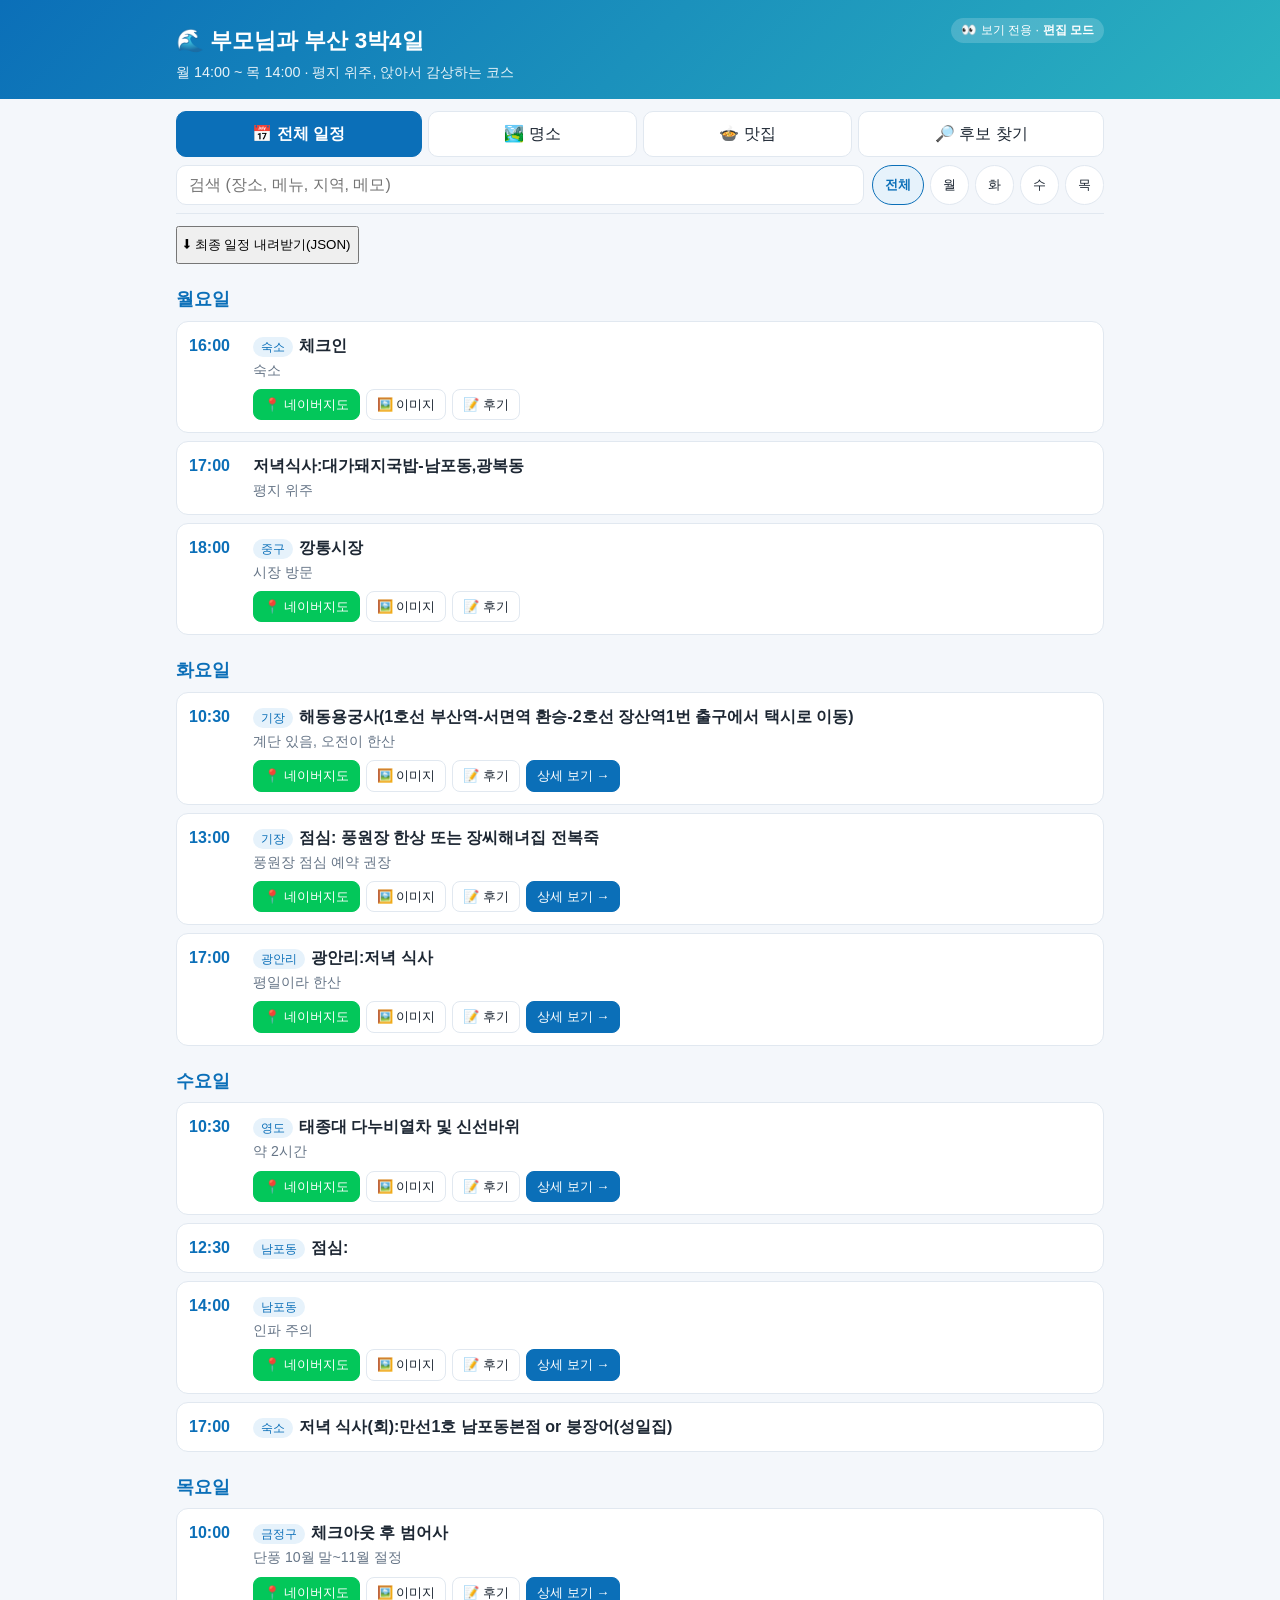
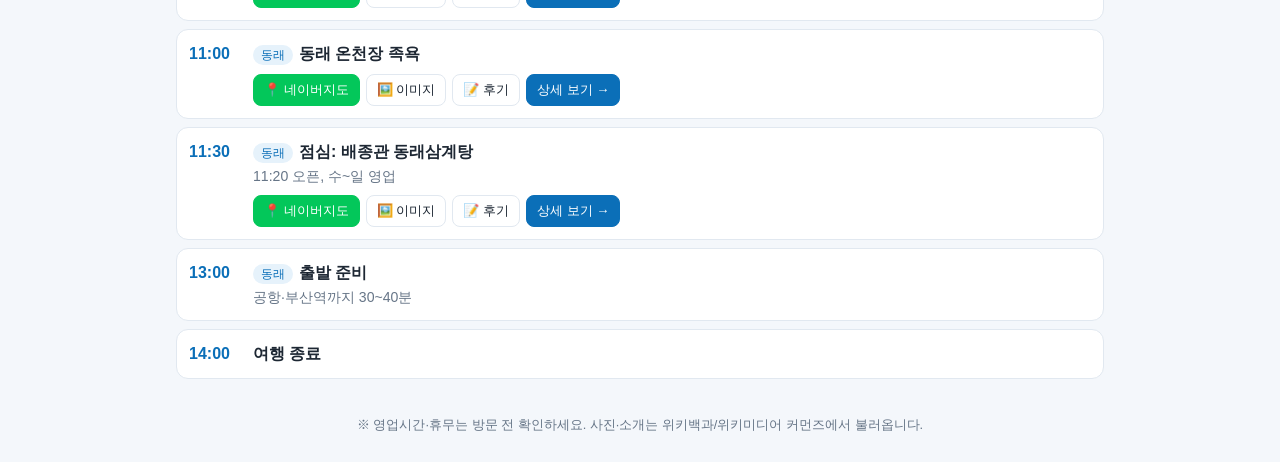
<file: index.html>
<!doctype html>
<html lang="ko">
<head>
<meta charset="utf-8">
<meta name="viewport" content="width=device-width,initial-scale=1,viewport-fit=cover">
<meta name="theme-color" content="#0b6fb8">
<title>부산 부모님 여행 3박4일</title>
<link rel="stylesheet" href="style.css">
</head>
<body>
<header><div class="wrap"><h1>🌊 부모님과 부산 3박4일</h1><p>월 14:00 ~ 목 14:00 · 평지 위주, 앉아서 감상하는 코스</p></div></header>
<div class="wrap">
 <div class="bar">
  <div class="tabs" id="tabs">
   <button class="tab" data-t="plan">📅 전체 일정</button>
   <button class="tab" data-t="spot">🏞️ 명소</button>
   <button class="tab" data-t="food">🍲 맛집</button>
   <a class="tab" href="explore.html">🔎 후보 찾기</a>
   <a class="tab" href="planner.html" id="tplan">✏️ 일정 짜기</a>
  </div>
  <div class="tools">
   <input type="search" id="q" placeholder="검색 (장소, 메뉴, 지역, 메모)">
   <div class="chips" id="days"></div>
  </div>
 </div>
 <div class="btns io" id="io"><button class="b" id="exp">⬇ 최종 일정 내려받기(JSON)</button><button class="b" id="imp">⬆ 일정 파일 불러오기</button></div>
 <main id="out"></main>
</div>
<footer>※ 영업시간·휴무는 방문 전 확인하세요. 사진·소개는 위키백과/위키미디어 커먼즈에서 불러옵니다.</footer>
<script src="data.js"></script>
<script src="common.js"></script>
<script>
if(!canEdit()){$("#tplan").hidden=true;$("#imp").hidden=true;}
const h0=new URLSearchParams(location.hash.slice(1));
const st={t:h0.get("t")||"plan",day:h0.get("d")||"전체",q:""};
const hit=a=>st.q===""||a.join(" ").toLowerCase().includes(st.q);
const dayOk=d=>st.day==="전체"||st.day===d;

function render(){
 $("#io").hidden=st.t!=="plan";
 history.replaceState(null,"","#t="+st.t+"&d="+enc(st.day));
 [...$("#tabs").children].forEach(c=>c.classList.toggle("on",c.dataset.t===st.t));
 [...$("#days").children].forEach(c=>c.classList.toggle("on",c.dataset.d===st.day));
 let h="";
 if(st.t==="plan"){
  const plan=loadPlan().sort((a,b)=>DAYS.indexOf(a[0])-DAYS.indexOf(b[0]));let n=0;
  if(isDirty())h+='<div class="note">✏️ 저장하지 않은 수정이 이 기기에 있어요. <a href="planner.html">편집·저장하기</a></div>';
  DAYS.filter(dayOk).forEach(d=>{
   const rows=plan.map((r,pi)=>({r,pi})).filter(x=>x.r[0]===d&&hit(x.r.slice(0,5)));
   if(!rows.length)return;
   h+=`<h2 class="day">${D[d]}</h2>`;
   rows.forEach(({r,pi})=>{
    n++;
    let more="";
    if(r[6]){const[t,i]=r[6].split(":");more=`<a class="b pri" href="${detailUrl(t,i)}">상세 보기 →</a>`;}
    h+=`<div class="row"><div class="time">${esc(r[1])}</div><div class="main">${r[3]?`<span class="tag">${esc(r[3])}</span>`:""}<b>${esc(r[2])}</b>${r[4]?`<div class="memo">${esc(r[4])}</div>`:""}${r[5]?btns(r[5]).replace("</div>",more+"</div>"):""}</div>${canEdit()?`<a class="b edit-link" href="planner.html#edit=${pi}" aria-label="이 일정 바꾸기">✏️ 바꾸기</a>`:""}</div>`;
   });
  });
  $("#out").innerHTML=n?h:'<div class="empty">검색 결과가 없습니다.</div>';
  return;
 }
 const spot=st.t==="spot";
 const f=LIST[st.t].map((r,i)=>({r,i})).filter(({r})=>dayOk(r[0])&&hit(r.slice(0,5)));
 $("#out").innerHTML=f.length?'<div class="grid">'+f.map(({r,i},k)=>{
  const emo=spot?r[4]:r[5];
  const sub=spot?`<span class="score">${r[2]?"⭐ "+r[2]:""}</span>`:`<span class="score" style="font-size:.85rem;color:var(--sub)">${esc(r[2])}</span>`;
  const memo=spot?r[3]:[r[3],r[4]].filter(Boolean).join(" · ");
  return `<div class="card"><a class="go" href="${detailUrl(st.t,i)}"><div class="thumb" data-i="${i}" style="background-image:linear-gradient(135deg,${GRAD[k%GRAD.length]})"><span>${emo}</span><span class="d">${D[r[0]]}</span></div><div class="cb"><h3>${esc(r[1])}${sub}</h3><div class="memo">${esc(memo)}</div></div></a>${btns(spot?r[5]:"부산 "+r[6])}</div>`;
 }).join("")+"</div>":'<div class="empty">검색 결과가 없습니다.</div>';
 // 사진 비동기 로딩
 document.querySelectorAll(".thumb").forEach(async el=>{
  const r=LIST[st.t][el.dataset.i],[w,c]=wikiOf(st.t,r);
  const info=await fetchInfo(w,c);
  if(info&&el.isConnected){const im=new Image();im.alt=r[1];im.loading="lazy";im.referrerPolicy="no-referrer";im.onload=()=>{el.querySelector("span").style.display="none";el.prepend(im);};im.src=info.img;}
 });
}
$("#days").innerHTML=["전체","월","화","수","목"].map(d=>`<button class="chip" data-d="${d}">${d}</button>`).join("");
$("#days").onclick=e=>{const d=e.target.dataset.d;if(d){st.day=d;render();}};
$("#tabs").onclick=e=>{const t=e.target.dataset.t;if(t){st.t=t;render();}};
$("#q").oninput=e=>{st.q=e.target.value.trim().toLowerCase();render();};
$("#exp").onclick=exportData;$("#imp").onclick=pickAndImport;
READY.then(render);
</script>
</body>
</html>
</file>
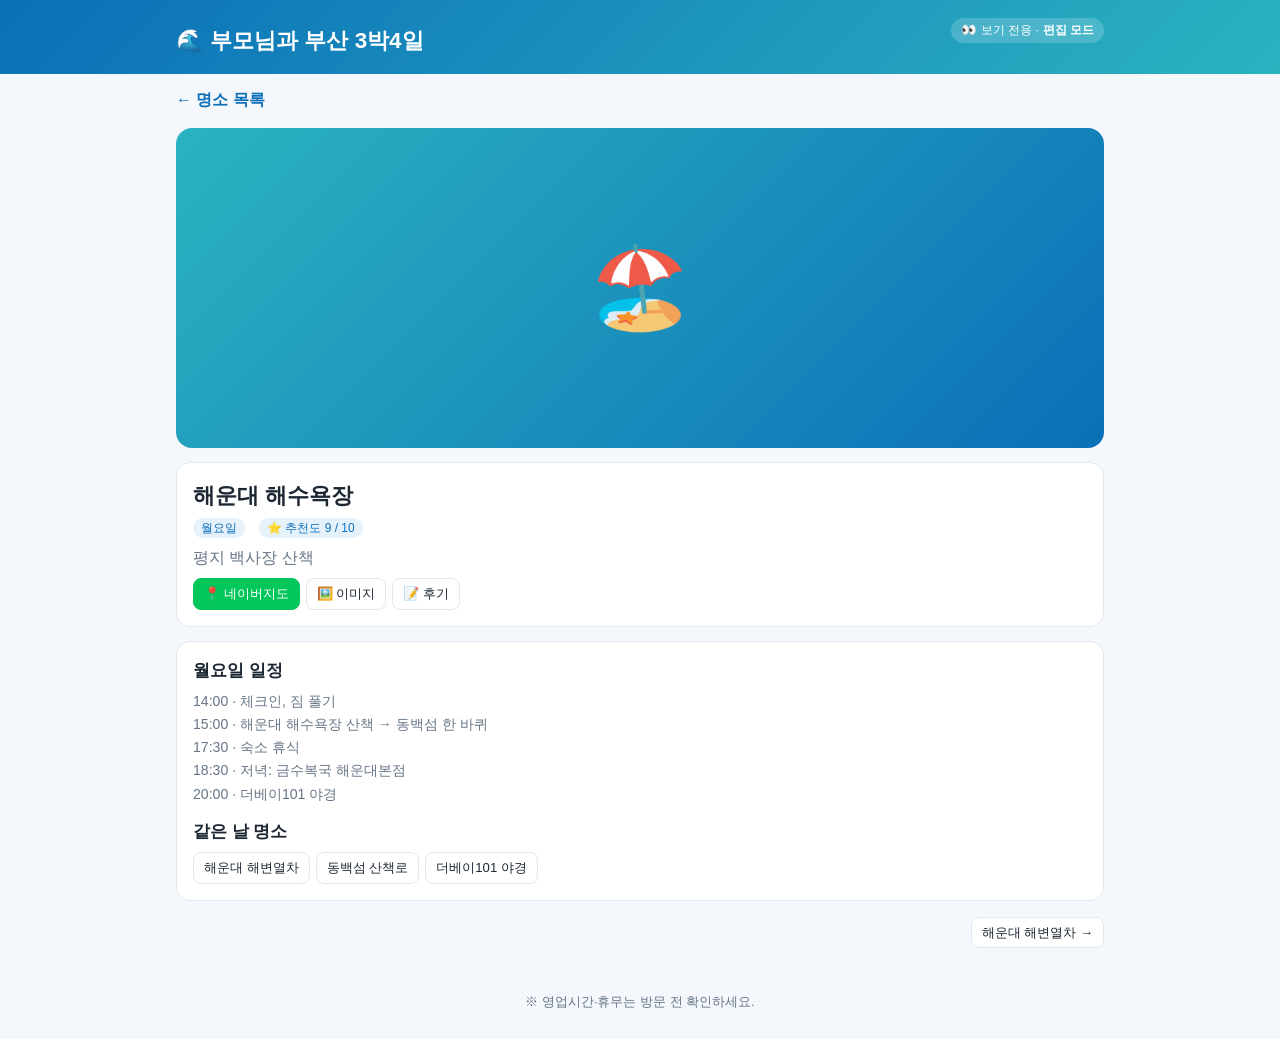
<file: detail.html>
<!doctype html>
<html lang="ko">
<head>
<meta charset="utf-8">
<meta name="viewport" content="width=device-width,initial-scale=1">
<title>상세 · 부산 부모님 여행</title>
<link rel="stylesheet" href="style.css">
</head>
<body>
<header><div class="wrap"><a href="index.html"><h1>🌊 부모님과 부산 3박4일</h1></a></div></header>
<div class="wrap" id="out"></div>
<footer>※ 영업시간·휴무는 방문 전 확인하세요.</footer>
<script src="data.js"></script>
<script src="common.js"></script>
<script>
READY.then(()=>{
const p=new URLSearchParams(location.search),t=p.get("t")==="food"?"food":"spot",i=+p.get("i")||0;
const L=LIST[t],r=L[i];
if(!r){$("#out").innerHTML='<p class="empty">없는 항목입니다. <a href="index.html">목록으로</a></p>';}
else{
 const spot=t==="spot",emo=spot?r[4]:r[5],[w,c]=wikiOf(t,r),q=spot?r[5]:"부산 "+r[6];
 document.title=r[1]+" · 부산 부모님 여행";
 const same=PLAN.filter(x=>x[0]===r[0]);
 const sameList=same.map(x=>`<div class="memo">${x[1]} · ${esc(x[2])}</div>`).join("");
 const others=L.map((x,k)=>({x,k})).filter(({x,k})=>x[0]===r[0]&&k!==i).map(({x,k})=>`<a class="b" href="${detailUrl(t,k)}">${esc(x[1])}</a>`).join(" ");
 const prev=i>0?`<a class="b" href="${detailUrl(t,i-1)}">← ${esc(L[i-1][1])}</a>`:"<span></span>";
 const next=i<L.length-1?`<a class="b" href="${detailUrl(t,i+1)}">${esc(L[i+1][1])} →</a>`:"<span></span>";
 $("#out").innerHTML=`
 <a class="back" href="index.html#t=${t}">← ${spot?"명소":"맛집"} 목록</a>
 <div class="hero" id="hero" style="background-image:linear-gradient(135deg,${GRAD[i%GRAD.length]})"><span>${emo}</span></div>
 <div class="credit" id="credit"></div>
 <div class="panel"><h1 style="margin:0 0 4px;font-size:1.4rem">${esc(r[1])}</h1>
  <div class="kv"><span class="tag">${D[r[0]]}</span>${spot?(r[2]?`<span class="tag">⭐ 추천도 ${r[2]} / 10</span>`:""):`<span class="tag">${esc(r[2])}</span><span class="tag">${esc(r[3])}</span>`}</div>
  <p class="memo" style="margin-top:8px;font-size:1rem">${esc(spot?r[3]:r[4]||"")}</p>
  ${btns(q)}
 </div>
 <div class="panel" id="about" hidden><h2 id="ah">소개</h2><p id="atext"></p><div class="credit" id="asrc"></div></div>
 <div class="panel"><h2>${D[r[0]]} 일정</h2>${sameList}${others?`<h2 style="margin-top:14px">같은 날 ${spot?"명소":"맛집"}</h2><div class="btns">${others}</div>`:""}</div>
 <div class="nav">${prev}${next}</div>`;
 fetchInfo(w,c).then(info=>{
  if(!info)return;
  const im=new Image();im.alt=r[1];im.referrerPolicy="no-referrer";
  im.onload=()=>{$("#hero span").style.display="none";$("#hero").prepend(im);
   $("#credit").innerHTML=`사진: <a href="${info.url}" target="_blank" rel="noopener">${esc(info.src)}</a>${spot?"":" (대표 메뉴 참고 사진이며 해당 식당 사진이 아닙니다)"}`;};
  im.src=info.img;
  if(info.text){$("#about").hidden=false;if(!spot)$("#ah").textContent="대표 메뉴 소개";$("#atext").textContent=info.text+(spot?"":"");$("#asrc").innerHTML=`출처: <a href="${info.url}" target="_blank" rel="noopener">${esc(info.src)}</a> (CC BY-SA)`;}
 });
}
});
</script>
</body>
</html>
</file>
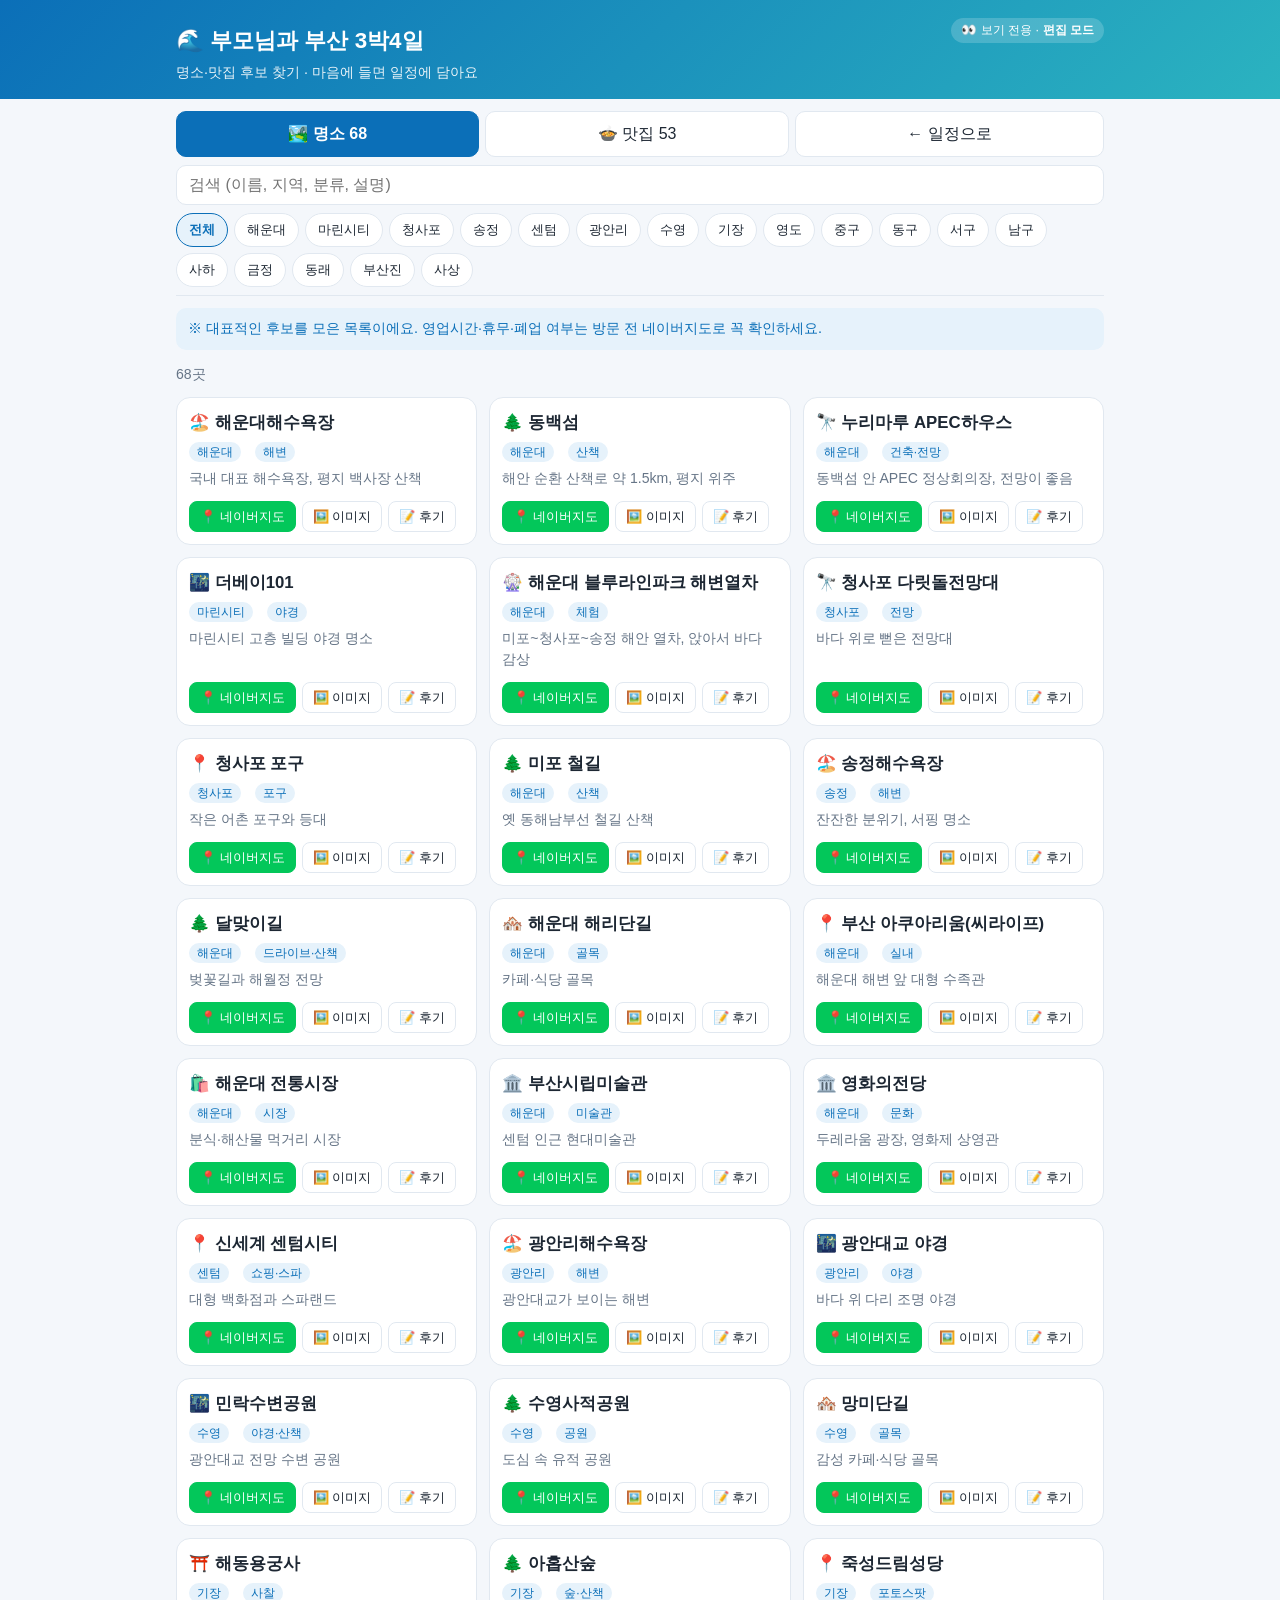
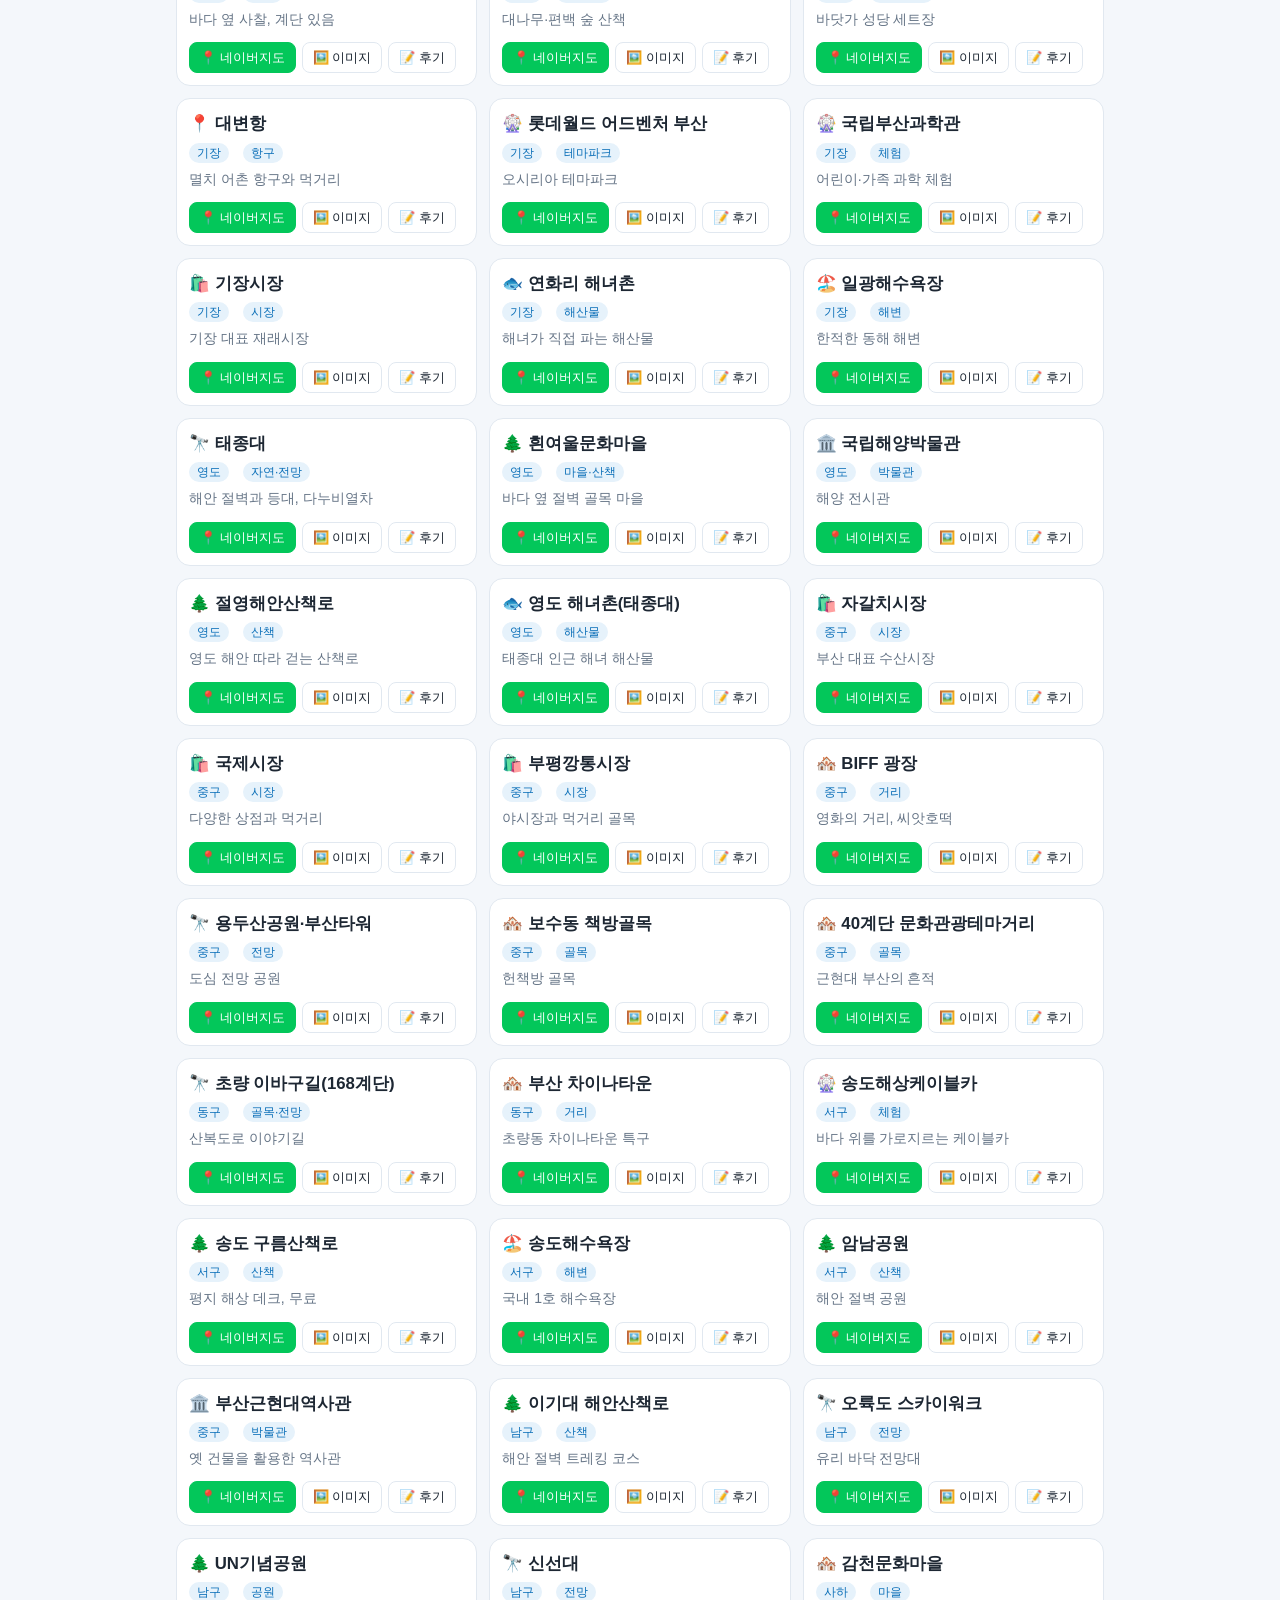
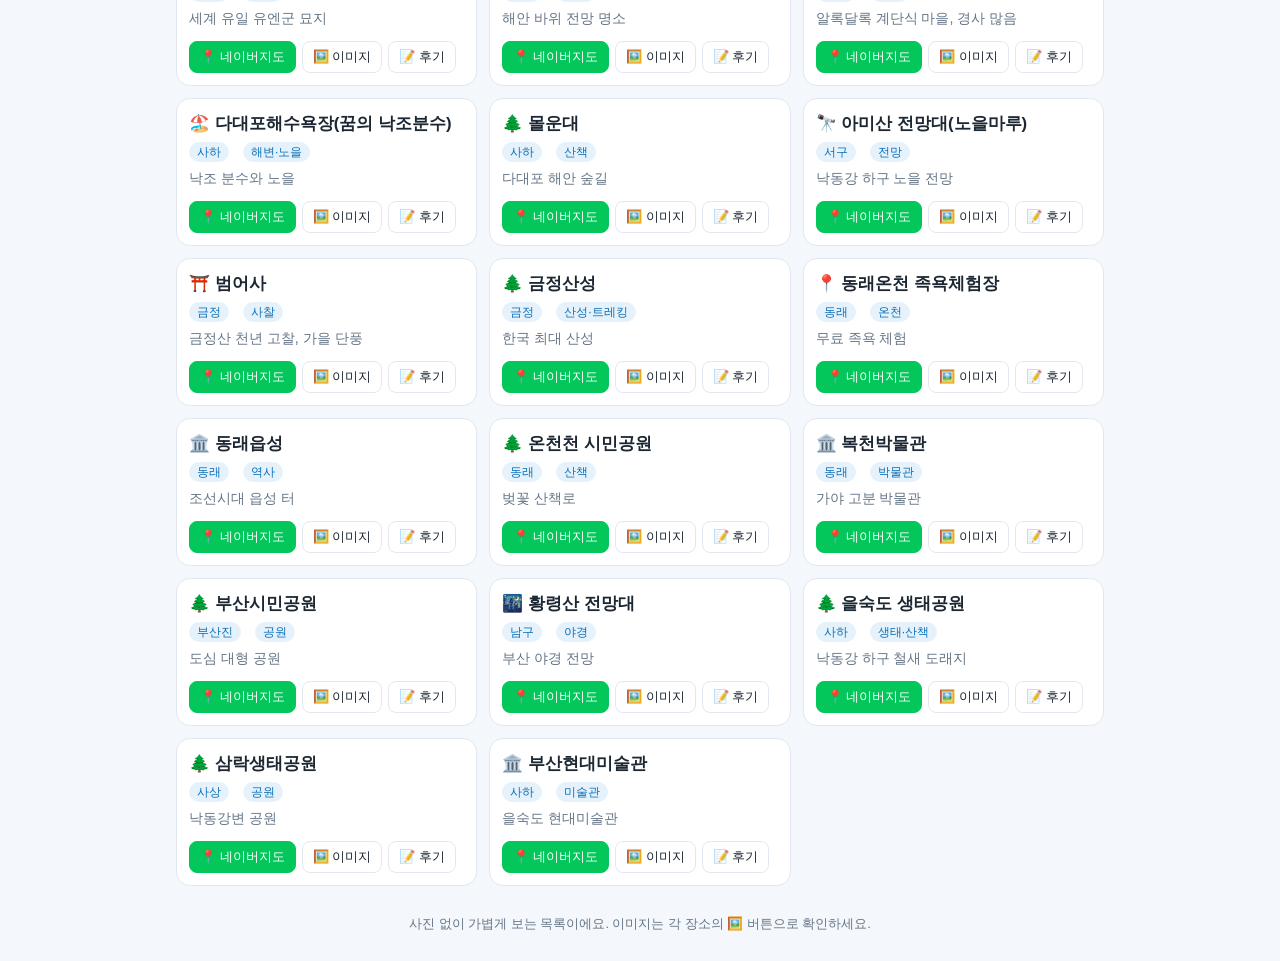
<file: explore.html>
<!doctype html>
<html lang="ko">
<head>
<meta charset="utf-8">
<meta name="viewport" content="width=device-width,initial-scale=1,viewport-fit=cover">
<meta name="theme-color" content="#0b6fb8">
<title>후보 찾기 · 부산 부모님 여행</title>
<link rel="stylesheet" href="style.css">
</head>
<body>
<header><div class="wrap"><a href="index.html"><h1>🌊 부모님과 부산 3박4일</h1></a><p>명소·맛집 후보 찾기 · 마음에 들면 일정에 담아요</p></div></header>
<div class="wrap">
 <div class="bar">
  <div class="tabs" id="tabs">
   <button class="tab on" data-t="spot">🏞️ 명소 <span id="ns"></span></button>
   <button class="tab" data-t="food">🍲 맛집 <span id="nf"></span></button>
   <a class="tab" href="index.html">← 일정으로</a>
  </div>
  <div class="tools">
   <input type="search" id="q" placeholder="검색 (이름, 지역, 분류, 설명)">
  </div>
  <div class="chips" id="regions" style="margin-top:8px;max-height:96px;overflow:auto"></div>
 </div>
 <p class="note" style="margin-top:12px">※ 대표적인 후보를 모은 목록이에요. 영업시간·휴무·폐업 여부는 방문 전 네이버지도로 꼭 확인하세요.</p>
 <div id="cnt" class="memo" style="margin-top:8px"></div>
 <main id="out"></main>
</div>
<dialog id="dlg">
 <form method="dialog" id="df">
  <h3 id="dt" style="margin:0 0 8px"></h3>
  <div class="frm"><select id="dday"></select><input type="time" id="dtime" value="12:00"></div>
  <div class="btns" style="margin-top:12px"><button class="b pri" value="ok" style="min-height:40px;cursor:pointer">일정에 담기</button><button class="b" value="cancel" style="min-height:40px;cursor:pointer">취소</button></div>
 </form>
</dialog>
<footer>사진 없이 가볍게 보는 목록이에요. 이미지는 각 장소의 🖼️ 버튼으로 확인하세요.</footer>
<script src="data.js"></script>
<script src="places.js"></script>
<script src="common.js"></script>
<script>
const st={t:"spot",region:"전체",q:""};
const EMO=[[/해변|해수욕장/,"🏖️"],[/야경/,"🌃"],[/사찰/,"⛩️"],[/시장|야시장/,"🛍️"],[/산책|숲|공원|트레킹/,"🌲"],[/전망/,"🔭"],[/박물관|미술관|문화|역사/,"🏛️"],[/마을|골목|거리/,"🏘️"],[/체험|테마/,"🎡"],
 [/국밥|국수|밀면|냉면/,"🍜"],[/회|해산물|조개|장어|곰장어|멸치|죽/,"🐟"],[/갈비|불고기|족발|삼계탕/,"🥩"],[/어묵|호떡|김밥|떡볶이|분식|파전/,"🍢"],[/빵|과자/,"🥐"],[/카페|커피/,"☕"]];
const emo=(c,t)=>(EMO.find(([re])=>re.test(c))||[0,t==="spot"?"📍":"🍽️"])[1];
let pending=null;
function items(){const L=PLACES[st.t];return L.map(r=>({n:r[0],r:r[1],c:r[2],d:r[3],q:r[4]}));}
function render(){
 [...$("#tabs").children].forEach(c=>c.dataset.t&&c.classList.toggle("on",c.dataset.t===st.t));
 const all=items();
 const regs=["전체",...[...new Set(all.map(x=>x.r))]];
 if(!regs.includes(st.region))st.region="전체";
 $("#regions").innerHTML=regs.map(x=>`<button class="chip${x===st.region?" on":""}" data-r="${esc(x)}">${esc(x)}</button>`).join("");
 const f=all.filter(x=>(st.region==="전체"||x.r===st.region)&&(st.q===""||[x.n,x.r,x.c,x.d].join(" ").toLowerCase().includes(st.q)));
 $("#cnt").textContent=`${f.length}곳`;
 const edit=canEdit();
 $("#out").innerHTML=f.length?'<div class="grid">'+f.map((x,i)=>{
  const key=all.indexOf(x);
  const mq=st.t==="food"?"부산 "+x.q:x.q;
  return `<div class="card"><div class="cb"><h3>${emo(x.c,st.t)} ${esc(x.n)}</h3><div class="kv"><span class="tag">${esc(x.r)}</span><span class="tag">${esc(x.c)}</span></div><div class="memo" style="margin-top:6px">${esc(x.d)}</div></div>${btns(mq).replace("</div>",edit?`<button class="b pri add" data-k="${key}" style="cursor:pointer;font-family:inherit">＋ 일정에 담기</button></div>`:"</div>")}</div>`;
 }).join("")+"</div>":'<div class="empty">검색 결과가 없습니다.</div>';
}
$("#tabs").onclick=e=>{const t=e.target.dataset.t;if(t){st.t=t;st.region="전체";render();}};
$("#regions").onclick=e=>{const r=e.target.dataset.r;if(r){st.region=r;render();}};
$("#q").oninput=e=>{st.q=e.target.value.trim().toLowerCase();render();};
$("#dday").innerHTML=DAYS.map(d=>`<option>${d}</option>`).join("");
$("#out").onclick=e=>{
 const b=e.target.closest(".add");if(!b)return;
 pending=items()[+b.dataset.k];$("#dt").textContent=pending.n;$("#dlg").showModal();
};
$("#df").onsubmit=e=>{
 if(e.submitter&&e.submitter.value!=="ok")return;
 const ok=addToPlan(st.t,pending,$("#dday").value,$("#dtime").value);
 setTimeout(()=>alert(ok?`${pending.n} 을(를) ${$("#dday").value}요일 일정에 담았어요.\n일정 짜기에서 💾 저장을 누르면 공유돼요.`:"담지 못했어요. 편집 모드인지 확인하세요."),50);
};
$("#ns").textContent=PLACES.spot.length;$("#nf").textContent=PLACES.food.length;
READY.then(render);
</script>
</body>
</html>
</file>
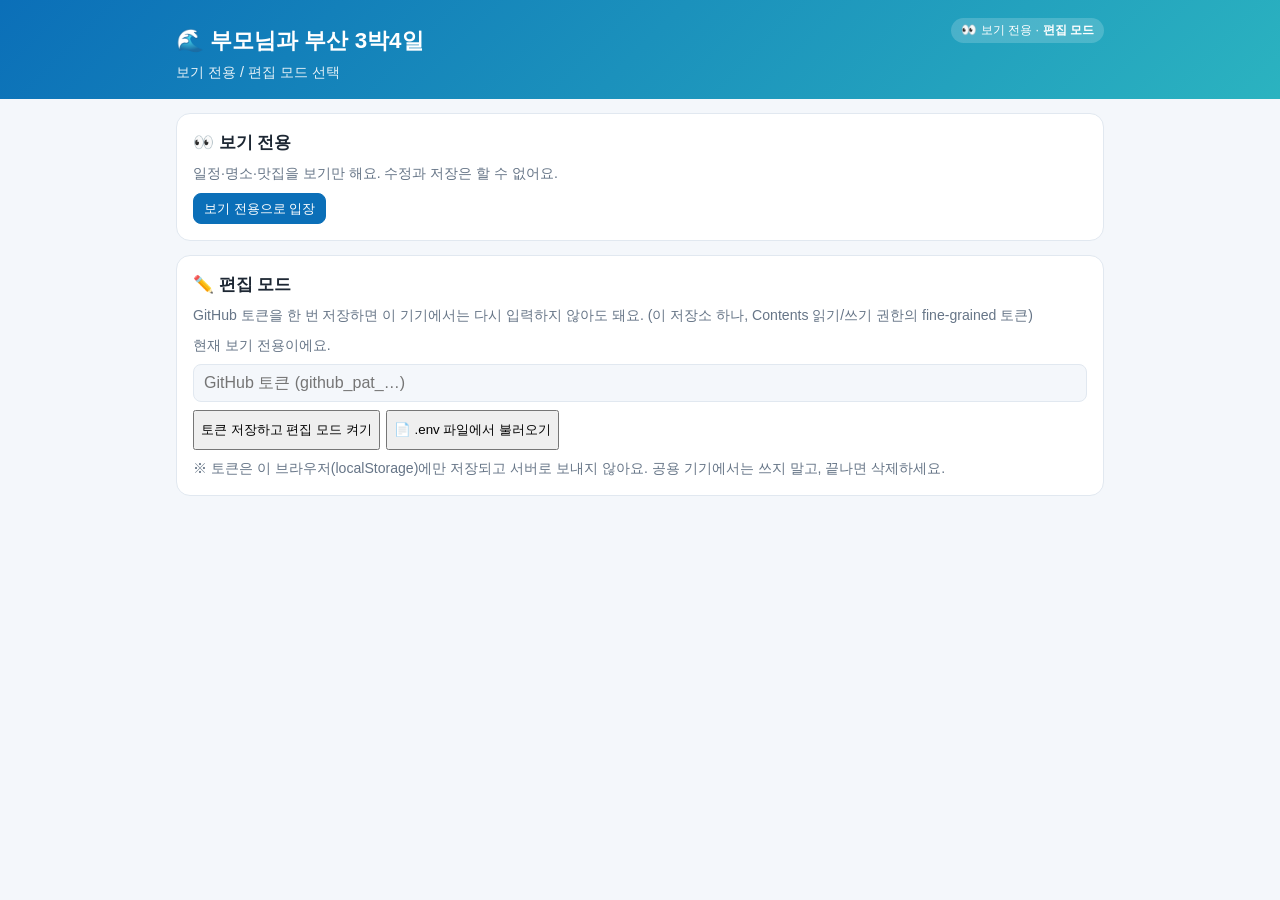
<file: login.html>
<!doctype html>
<html lang="ko">
<head>
<meta charset="utf-8">
<meta name="viewport" content="width=device-width,initial-scale=1,viewport-fit=cover">
<meta name="theme-color" content="#0b6fb8">
<title>편집 모드 · 부산 부모님 여행</title>
<link rel="stylesheet" href="style.css">
</head>
<body>
<header><div class="wrap"><a href="index.html"><h1>🌊 부모님과 부산 3박4일</h1></a><p>보기 전용 / 편집 모드 선택</p></div></header>
<div class="wrap">
 <div class="panel">
  <h2>👀 보기 전용</h2>
  <p class="memo">일정·명소·맛집을 보기만 해요. 수정과 저장은 할 수 없어요.</p>
  <div class="btns"><a class="b pri" href="index.html" id="view">보기 전용으로 입장</a></div>
 </div>
 <div class="panel">
  <h2>✏️ 편집 모드</h2>
  <p class="memo">GitHub 토큰을 한 번 저장하면 이 기기에서는 다시 입력하지 않아도 돼요. (이 저장소 하나, Contents 읽기/쓰기 권한의 fine-grained 토큰)</p>
  <p id="state" class="memo" style="margin-top:8px"></p>
  <form id="f" class="frm" style="margin-top:8px">
   <input type="password" id="tk" placeholder="GitHub 토큰 (github_pat_…)" autocomplete="off" style="grid-column:1/-1">
  </form>
  <div class="btns">
   <button class="b pri" id="save" style="min-height:40px;cursor:pointer">토큰 저장하고 편집 모드 켜기</button>
   <button class="b" id="env" style="min-height:40px;cursor:pointer">📄 .env 파일에서 불러오기</button>
   <button class="b del" id="del" style="min-height:40px;cursor:pointer" hidden>저장된 토큰 삭제</button>
  </div>
  <p id="msg" class="memo" style="margin-top:8px"></p>
  <p class="memo" style="margin-top:8px">※ 토큰은 이 브라우저(localStorage)에만 저장되고 서버로 보내지 않아요. 공용 기기에서는 쓰지 말고, 끝나면 삭제하세요.</p>
 </div>
</div>
<script src="data.js"></script>
<script src="common.js"></script>
<script>
const p=new URLSearchParams(location.search);
let next=p.get("next")||"index.html";
if(!/^[\w\-.]+\.html([?#].*)?$/.test(next))next="index.html";
function refresh(){
 const on=canEdit();
 $("#state").textContent=on?"✔ 편집 모드가 켜져 있어요. (토큰 저장됨)":"현재 보기 전용이에요.";
 $("#del").hidden=!on;
}
const say=(t,ok)=>{const m=$("#msg");m.textContent=t;m.style.color=ok?"var(--green)":"#e8590c";};
$("#save").onclick=async()=>{
 const t=$("#tk").value.trim();
 if(!t){say("토큰을 입력하세요.",false);return;}
 say("확인 중…",true);
 const r=await checkToken(t);
 if(!r.ok){say(r.msg,false);return;}
 saveTokenLocal(t);$("#tk").value="";refresh();say("저장했어요. 이동합니다…",true);
 setTimeout(()=>location.href=next,600);
};
$("#env").onclick=()=>pickEnvFile(r=>{if(r.ok){refresh();say("토큰을 불러왔어요. 편집 모드가 켜졌어요.",true);setTimeout(()=>location.href=next,800);}});
$("#del").onclick=()=>{if(confirm("저장된 토큰을 삭제할까요? (보기 전용으로 돌아가요)")){clearTokenLocal();refresh();say("삭제했어요.",true);}};
refresh();
</script>
</body>
</html>
</file>
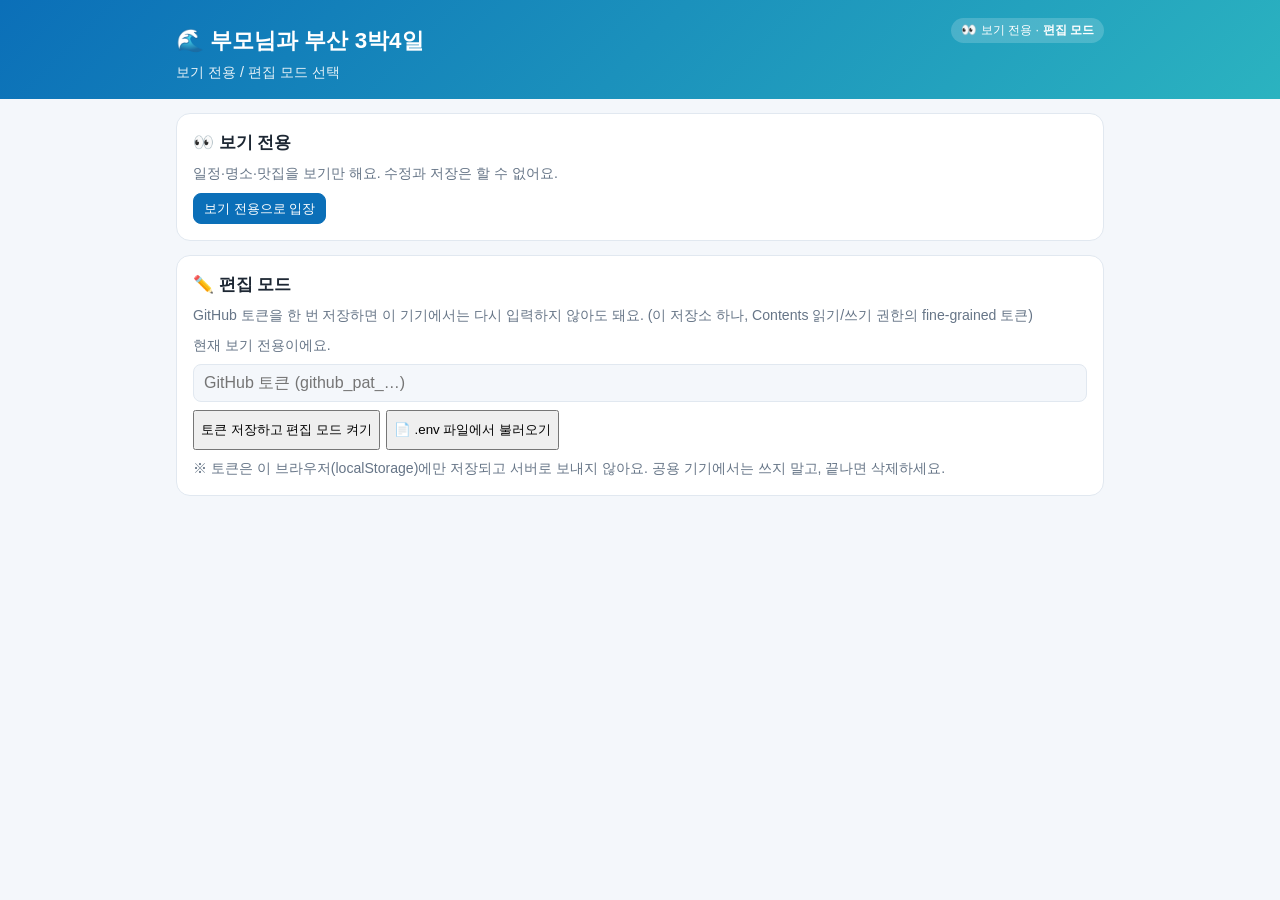
<file: planner.html>
<!doctype html>
<html lang="ko">
<head>
<meta charset="utf-8">
<meta name="viewport" content="width=device-width,initial-scale=1,viewport-fit=cover">
<meta name="theme-color" content="#0b6fb8">
<title>일정 짜기 · 부산 부모님 여행</title>
<link rel="stylesheet" href="style.css">
</head>
<body>
<header><div class="wrap"><a href="index.html"><h1>🌊 부모님과 부산 3박4일</h1></a><p>일정 다시 짜기 · 수정하면 이 기기에 임시 저장되고, 💾 저장을 누르면 모두에게 반영돼요</p></div></header>
<div class="wrap">
 <div class="bar">
  <div class="tools" style="margin:0">
   <a class="b pri" href="index.html">← 일정 보기</a>
   <button class="b" id="sort">⏱ 시간순 정렬</button>
   <button class="b" id="reset">↺ 원래대로</button>
   <button class="b pri" id="push">💾 저장(공유)</button>
   <button class="b" id="exp">⬇ 내려받기</button>
   <button class="b" id="imp">⬆ 불러오기</button>
   <button class="b" id="env">📄 .env로 토큰</button>
   <button class="b" id="tok">🔑 토큰</button>
   <span class="saved" id="saved"></span>
  </div>
 </div>
 <main id="out"></main>
 <h2 class="day">➕ 내 명소·맛집 등록</h2>
 <form class="panel" id="addForm">
  <p class="memo">등록하면 명소/맛집 탭, 상세페이지, 일정에 바로 추가돼요. (이 기기에만 저장)</p>
  <div class="frm">
   <select id="f-type"><option value="spot">🏞️ 명소</option><option value="food">🍲 맛집</option></select>
   <select id="f-day"></select>
   <input type="time" id="f-time" value="12:00">
   <input type="text" id="f-name" placeholder="이름 (필수)" required>
   <input type="text" id="f-area" placeholder="지역 (예: 해운대)">
   <input type="text" id="f-extra" placeholder="메뉴 (맛집)">
   <input type="number" id="f-score" min="0" max="10" step="0.5" placeholder="추천도 0~10 (명소)">
   <input type="text" id="f-memo" placeholder="메모">
   <input type="text" id="f-map" placeholder="지도 검색어 (비우면 이름으로 검색)">
  </div>
  <button class="b pri" type="submit" style="margin-top:10px;min-height:40px;cursor:pointer">＋ 등록하고 일정에 넣기</button>
 </form>
 <h2 class="day">내가 등록한 장소</h2>
 <div id="mine"></div>
</div>
<footer>※ 💾 저장(공유)은 GitHub 저장소의 data/*.json 파일을 덮어써요. 토큰은 이 브라우저에만 보관돼요.</footer>
<script src="data.js"></script>
<script src="common.js"></script>
<script>
READY.then(()=>{
if(!canEdit()){location.replace("login.html?next=planner.html");return;}
let plan=loadPlan();
const byDay=()=>plan.sort((a,b)=>DAYS.indexOf(a[0])-DAYS.indexOf(b[0])); // 안정 정렬
function status(msg,ok){const s=$("#saved");s.textContent=msg;s.style.color=ok?"var(--green)":"#e8590c";}
function mark(){status(isDirty()?"● 저장 안 됨 (💾 저장 누르기)":"✔ 저장됨",!isDirty());}
function save(){savePlan(plan);mark();}
function tokLabel(){$("#tok").textContent=getToken()?"🔑 토큰 설정됨":"🔑 토큰";}
$("#exp").onclick=exportData;$("#imp").onclick=pickAndImport;
$("#env").onclick=()=>pickEnvFile(tokLabel);
$("#tok").onclick=()=>{
 const v=prompt("GitHub 토큰을 입력하세요.\n(이 저장소 하나에 Contents 쓰기 권한만 준 fine-grained 토큰 권장)\n비우고 확인하면 삭제돼요.",getToken());
 if(v===null)return;
 if(v.trim())lsSet(LS.tok,v.trim());else lsDel(LS.tok);
 tokLabel();
};
$("#push").onclick=async()=>{
 if(!isDirty()){status("변경 사항이 없어요.",true);return;}
 $("#push").disabled=true;status("저장 중…",true);
 const r=await pushAll();status(r.msg,r.ok);$("#push").disabled=false;
};
addEventListener("beforeunload",e=>{if(isDirty()){e.preventDefault();e.returnValue="";}});
const opts=()=>'<option value="">＋ 명소/맛집에서 추가…</option><optgroup label="명소">'+SPOT.map((r,i)=>`<option value="spot:${i}">${esc(r[1])}</option>`).join("")+'</optgroup><optgroup label="맛집">'+FOOD.map((r,i)=>`<option value="food:${i}">${esc(r[1])}</option>`).join("")+'</optgroup>';
function render(){
 byDay();
 $("#out").innerHTML=DAYS.map(d=>{
  const rows=plan.map((r,i)=>({r,i})).filter(x=>x.r[0]===d);
  return `<h2 class="day">${D[d]}</h2>`+rows.map(({r,i},k)=>`
  <div class="ed" data-i="${i}">
   <div class="ed-top"><input type="time" data-f="1" value="${esc(r[1])}"><input type="text" class="grow" data-f="2" value="${esc(r[2])}" placeholder="일정"></div>
   <input type="text" data-f="4" value="${esc(r[4])}" placeholder="메모 (선택)">
   <div class="ed-top"><input type="text" class="grow" data-f="3" value="${esc(r[3])}" placeholder="지역 (선택)"><input type="text" class="grow" data-f="5" value="${esc(r[5])}" placeholder="지도 검색어 (선택)"></div>
   <div class="ed-act">
    <button class="b" data-a="up" ${k===0?"disabled":""} aria-label="위로">↑</button>
    <button class="b" data-a="down" ${k===rows.length-1?"disabled":""} aria-label="아래로">↓</button>
    <select data-a="day" aria-label="요일 변경">${DAYS.map(x=>`<option${x===d?" selected":""}>${x}</option>`).join("")}</select>
    ${r[6]?`<a class="b" href="${detailUrl(...r[6].split(":"))}">상세</a>`:""}
    <button class="b del" data-a="del" aria-label="삭제">✕ 삭제</button>
   </div>
  </div>`).join("")+`<div class="ed-add"><button class="b pri" data-add="${d}">＋ 직접 추가</button><select data-addsel="${d}">${opts()}</select></div>`;
 }).join("");
}
$("#out").addEventListener("input",e=>{
 const el=e.target,box=el.closest(".ed");if(!box||!el.dataset.f)return;
 plan[+box.dataset.i][+el.dataset.f]=el.value;save();
});
$("#out").addEventListener("click",e=>{
 const el=e.target.closest("button");if(!el)return;
 if(el.dataset.add){plan.push([el.dataset.add,"09:00","새 일정","","","",""]);save();render();const last=plan.map((r,i)=>i).filter(i=>plan[i][0]===el.dataset.add).pop();document.querySelector(`.ed[data-i="${last}"] input[data-f="2"]`)?.select();return;}
 const box=el.closest(".ed");if(!box)return;
 const i=+box.dataset.i,a=el.dataset.a;
 if(a==="del"){if(confirm("이 일정을 삭제할까요?")){plan.splice(i,1);save();render();}return;}
 if(a==="up"||a==="down"){
  let j=i+(a==="up"?-1:1);
  while(plan[j]&&plan[j][0]!==plan[i][0])j+=(a==="up"?-1:1);
  if(plan[j]){[plan[i],plan[j]]=[plan[j],plan[i]];save();render();}
 }
});
$("#out").addEventListener("change",e=>{
 const el=e.target;
 if(el.dataset.a==="day"){plan[+el.closest(".ed").dataset.i][0]=el.value;save();render();}
 if(el.dataset.addsel&&el.value){
  const[t,k]=el.value.split(":"),r=LIST[t][+k],spot=t==="spot";
  plan.push([el.dataset.addsel,"09:00",spot?r[1]:"식사: "+r[1],spot?"":r[3],spot?r[3]:r[4],spot?r[5]:"부산 "+r[6],el.value]);
  save();render();
 }
});
$("#sort").onclick=()=>{plan.sort((a,b)=>DAYS.indexOf(a[0])-DAYS.indexOf(b[0])||String(a[1]).localeCompare(String(b[1])));save();render();};
$("#reset").onclick=()=>{if(confirm("수정한 내용을 모두 지우고 원래 일정으로 되돌릴까요?")){resetPlan();plan=loadPlan();render();}};

// ---- 내 장소 등록 ----
$("#f-day").innerHTML=DAYS.map(d=>`<option>${d}</option>`).join("");
const isFood=()=>$("#f-type").value==="food";
function syncForm(){$("#f-extra").hidden=!isFood();$("#f-score").hidden=isFood();}
$("#f-type").onchange=syncForm;syncForm();
function renderMine(){
 const items=[["spot","명소"],["food","맛집"]].flatMap(([t,l])=>LIST[t].map((r,i)=>({t,l,r,i})).filter(x=>x.i>=BASE[x.t]));
 $("#mine").innerHTML=items.length?items.map(({t,l,r,i})=>`<div class="ed-add" style="align-items:center"><span class="tag">${l}</span><a href="${detailUrl(t,i)}" style="flex:1">${esc(r[1])}</a><button class="b del" style="margin-left:0" data-del="${t}:${i}">✕ 삭제</button></div>`).join(""):'<p class="memo">아직 없어요.</p>';
}
$("#mine").onclick=e=>{
 const b=e.target.closest("[data-del]");if(!b||!confirm("이 장소를 삭제할까요? (일정의 연결도 해제돼요)"))return;
 const[t,k]=b.dataset.del.split(":"),i=+k;
 CUSTOM[t].splice(i-BASE[t],1);LIST[t].splice(i,1);saveCustom();
 plan.forEach(r=>{if(!r[6])return;const[rt,ri]=r[6].split(":");if(rt!==t)return;if(+ri===i)r[6]="";else if(+ri>i)r[6]=t+":"+(ri-1);});
 save();render();renderMine();
};
$("#addForm").onsubmit=e=>{
 e.preventDefault();
 const t=$("#f-type").value,name=$("#f-name").value.trim(),area=$("#f-area").value.trim(),memo=$("#f-memo").value.trim(),d=$("#f-day").value;
 if(!name)return;
 const map=$("#f-map").value.trim()||name;
 let row;
 if(t==="spot")row=[d,name,Number($("#f-score").value)||0,memo,"📍",map,"",""];
 else row=[d,name,$("#f-extra").value.trim()||"-",area,memo,"🍽️",map,"",""];
 CUSTOM[t].push(row);LIST[t].push(row);saveCustom();
 const i=LIST[t].length-1;
 plan.push([d,$("#f-time").value||"09:00",t==="food"?"식사: "+name:name,area,memo,t==="food"?"부산 "+map:map,t+":"+i]);
 save();render();renderMine();opts_refresh();
 e.target.reset();$("#f-day").value=d;syncForm();
};
function opts_refresh(){}
tokLabel();mark();render();renderMine();
// 일정 화면의 "바꾸기"에서 넘어온 경우 해당 항목으로 이동
(()=>{const m=location.hash.match(/edit=(\d+)/);if(!m)return;
 const el=document.querySelector(`.ed[data-i="${m[1]}"]`);if(!el)return;
 el.classList.add("hl");el.scrollIntoView({block:"center"});el.querySelector('input[data-f="2"]').focus({preventScroll:true});})();
});
</script>
</body>
</html>
</file>
<file: style.css>
:root{--bg:#f4f7fb;--card:#fff;--tx:#1d2733;--sub:#667587;--pri:#0b6fb8;--pri2:#e6f2fb;--bd:#e1e8f0;--green:#03c75a}
@media(prefers-color-scheme:dark){:root{--bg:#10171f;--card:#19232e;--tx:#e8eef5;--sub:#9aabbd;--pri:#5bb2f0;--pri2:#1c3446;--bd:#2a3846}}
*{box-sizing:border-box}
body{margin:0;background:var(--bg);color:var(--tx);font-family:-apple-system,"Malgun Gothic","Apple SD Gothic Neo",sans-serif;line-height:1.5}
a{color:inherit}
header{background:linear-gradient(135deg,#0b6fb8,#2bb3c0);color:#fff;padding:24px 16px 16px}
header h1{margin:0;font-size:1.4rem}header p{margin:4px 0 0;opacity:.9;font-size:.9rem}
header a{text-decoration:none}
.wrap{max-width:960px;margin:0 auto;padding:0 16px}
.bar{position:sticky;top:0;z-index:5;background:var(--bg);padding:12px 0 8px;border-bottom:1px solid var(--bd)}
.tabs{display:flex;gap:6px}
.tab{flex:1;padding:10px;border-radius:10px;background:var(--card);color:var(--tx);font-size:1rem;cursor:pointer;border:1px solid var(--bd)}
.tab.on{background:var(--pri);color:#fff;border-color:var(--pri);font-weight:700}
.tools{display:flex;gap:8px;margin-top:8px;flex-wrap:wrap}
input[type=search]{flex:1;min-width:180px;padding:10px 12px;border-radius:10px;border:1px solid var(--bd);background:var(--card);color:var(--tx);font-size:1rem}
.chips{display:flex;gap:6px;flex-wrap:wrap}
.chip{padding:7px 12px;border-radius:99px;border:1px solid var(--bd);background:var(--card);color:var(--tx);cursor:pointer}
.chip.on{background:var(--pri2);border-color:var(--pri);color:var(--pri);font-weight:700}
h2.day{margin:22px 0 8px;font-size:1.1rem;color:var(--pri)}
.row{display:flex;gap:12px;background:var(--card);border:1px solid var(--bd);border-radius:12px;padding:12px;margin-bottom:8px;align-items:flex-start;flex-wrap:wrap}
.time{font-weight:700;min-width:52px;color:var(--pri)}
.main{flex:1;min-width:200px}
.tag{display:inline-block;font-size:.75rem;background:var(--pri2);color:var(--pri);padding:1px 8px;border-radius:99px;margin-right:6px}
.memo{color:var(--sub);font-size:.88rem;margin-top:2px}
.btns{display:flex;gap:6px;flex-wrap:wrap;margin-top:8px}
a.b{font-size:.82rem;padding:5px 10px;border-radius:8px;text-decoration:none;border:1px solid var(--bd);color:var(--tx);background:var(--card)}
a.b.map{background:var(--green);border-color:var(--green);color:#fff}
a.b.pri{background:var(--pri);border-color:var(--pri);color:#fff}
.grid{display:grid;grid-template-columns:repeat(auto-fill,minmax(260px,1fr));gap:12px;margin-top:12px}
.card{background:var(--card);border:1px solid var(--bd);border-radius:14px;overflow:hidden;display:flex;flex-direction:column}
.card>a.go{text-decoration:none;color:inherit;display:block}
.thumb{height:150px;display:flex;align-items:center;justify-content:center;font-size:3rem;position:relative;background-size:cover;background-position:center}
.thumb img{position:absolute;inset:0;width:100%;height:100%;object-fit:cover}
.thumb .d{position:absolute;top:8px;left:8px;background:rgba(0,0,0,.55);color:#fff;font-size:.75rem;padding:2px 9px;border-radius:99px;z-index:1}
.cb{padding:12px}.cb h3{margin:0 0 4px;font-size:1.05rem}
.card .btns{padding:0 12px 12px;margin-top:auto}
.score{float:right;font-weight:700;color:#e8920c}
.empty{text-align:center;color:var(--sub);padding:40px 0}
footer{color:var(--sub);font-size:.8rem;text-align:center;padding:28px 16px}
/* detail */
.hero{height:320px;border-radius:16px;overflow:hidden;position:relative;margin-top:16px;display:flex;align-items:center;justify-content:center;font-size:5rem;background-size:cover}
.hero img{position:absolute;inset:0;width:100%;height:100%;object-fit:cover}
.credit{font-size:.75rem;color:var(--sub);margin-top:4px}
.panel{background:var(--card);border:1px solid var(--bd);border-radius:14px;padding:16px;margin-top:14px}
.panel h2{margin:0 0 8px;font-size:1.05rem}
.panel p{margin:0}
.kv{display:flex;gap:8px;flex-wrap:wrap;margin:6px 0 0}
.nav{display:flex;justify-content:space-between;gap:8px;margin:16px 0}
.back{display:inline-block;margin-top:14px;text-decoration:none;color:var(--pri);font-weight:700}
@media(max-width:600px){.hero{height:220px}}

/* 일정 짜기 / 안내 */
.note{margin-top:14px;padding:10px 12px;border-radius:10px;background:var(--pri2);color:var(--pri);font-size:.9rem}
.note a{font-weight:700}
a.tab{display:block;text-align:center;text-decoration:none}
.tools button.b,.ed button.b,.ed-add button.b{cursor:pointer;font-family:inherit}
.saved{color:var(--green);font-size:.85rem;align-self:center}
.ed{background:var(--card);border:1px solid var(--bd);border-radius:12px;padding:10px;margin-bottom:8px;display:flex;flex-direction:column;gap:6px}
.ed-top{display:flex;gap:6px}
.ed input,.ed select,.ed-add select{padding:9px 10px;border-radius:8px;border:1px solid var(--bd);background:var(--bg);color:var(--tx);font-size:1rem;font-family:inherit;min-width:0}
.ed input[type=text]{width:100%}.grow{flex:1}
.ed-act{display:flex;gap:6px;flex-wrap:wrap;align-items:center}
.ed-act .b,.ed-add .b{min-height:38px;display:inline-flex;align-items:center}
.ed-act button:disabled{opacity:.35}
.b.del{margin-left:auto;color:#e03131}
.ed-add{display:flex;gap:6px;flex-wrap:wrap;margin:4px 0 10px}
.ed-add select{flex:1;min-width:160px}

/* 모바일 */
html{-webkit-text-size-adjust:100%}
@media(max-width:600px){
 header{padding:16px 12px 12px}header h1{font-size:1.15rem}header p{font-size:.8rem}
 .wrap{padding:0 12px}
 .bar{padding:8px 0 6px}
 .tab{padding:9px 2px;font-size:.88rem;white-space:nowrap}
 .tools{gap:6px}input[type=search]{font-size:16px;min-width:0;width:100%;flex:none}
 .chips{width:100%}.chip{flex:1;padding:8px 0;text-align:center}
 .row{padding:10px;gap:6px}.time{min-width:0;width:100%}
 .main{min-width:0;width:100%}
 a.b{padding:8px 11px;font-size:.85rem}
 .grid{grid-template-columns:1fr}
 .thumb{height:180px}
 .panel{padding:14px}
 .nav{flex-direction:column}.nav .b{text-align:center}
 .ed input,.ed select{font-size:16px}
 footer{padding-bottom:calc(28px + env(safe-area-inset-bottom))}
}
.frm{display:grid;grid-template-columns:repeat(auto-fill,minmax(180px,1fr));gap:8px}
.frm input,.frm select{padding:9px 10px;border-radius:8px;border:1px solid var(--bd);background:var(--bg);color:var(--tx);font-size:1rem;font-family:inherit;min-width:0;width:100%}
.frm [hidden]{display:none}
.edit-link{margin-left:auto;align-self:flex-start;white-space:nowrap;color:var(--pri);border-color:var(--pri)}
.ed.hl{border-color:var(--pri);box-shadow:0 0 0 3px var(--pri2)}
@media(max-width:600px){.edit-link{margin-left:auto;align-self:flex-end}}
.io{margin-top:12px}.io[hidden]{display:none}.io button{cursor:pointer;font-family:inherit;min-height:38px}

/* 모드 표시 / 탭 스크롤 / 후보 찾기 */
[hidden]{display:none!important}
header .wrap{position:relative}
.who{position:absolute;right:16px;top:-6px;font-size:.78rem;background:rgba(255,255,255,.18);padding:3px 10px;border-radius:99px}
.who a{color:#fff;font-weight:700}
.tabs{overflow-x:auto;-webkit-overflow-scrolling:touch}
.tab{flex:1 0 auto;white-space:nowrap}
dialog{border:1px solid var(--bd);border-radius:14px;background:var(--card);color:var(--tx);padding:16px;max-width:92vw;width:340px}
dialog::backdrop{background:rgba(0,0,0,.45)}
button.add{border:1px solid var(--pri)}
@media(max-width:600px){.who{right:12px;top:-4px}}
</file>
